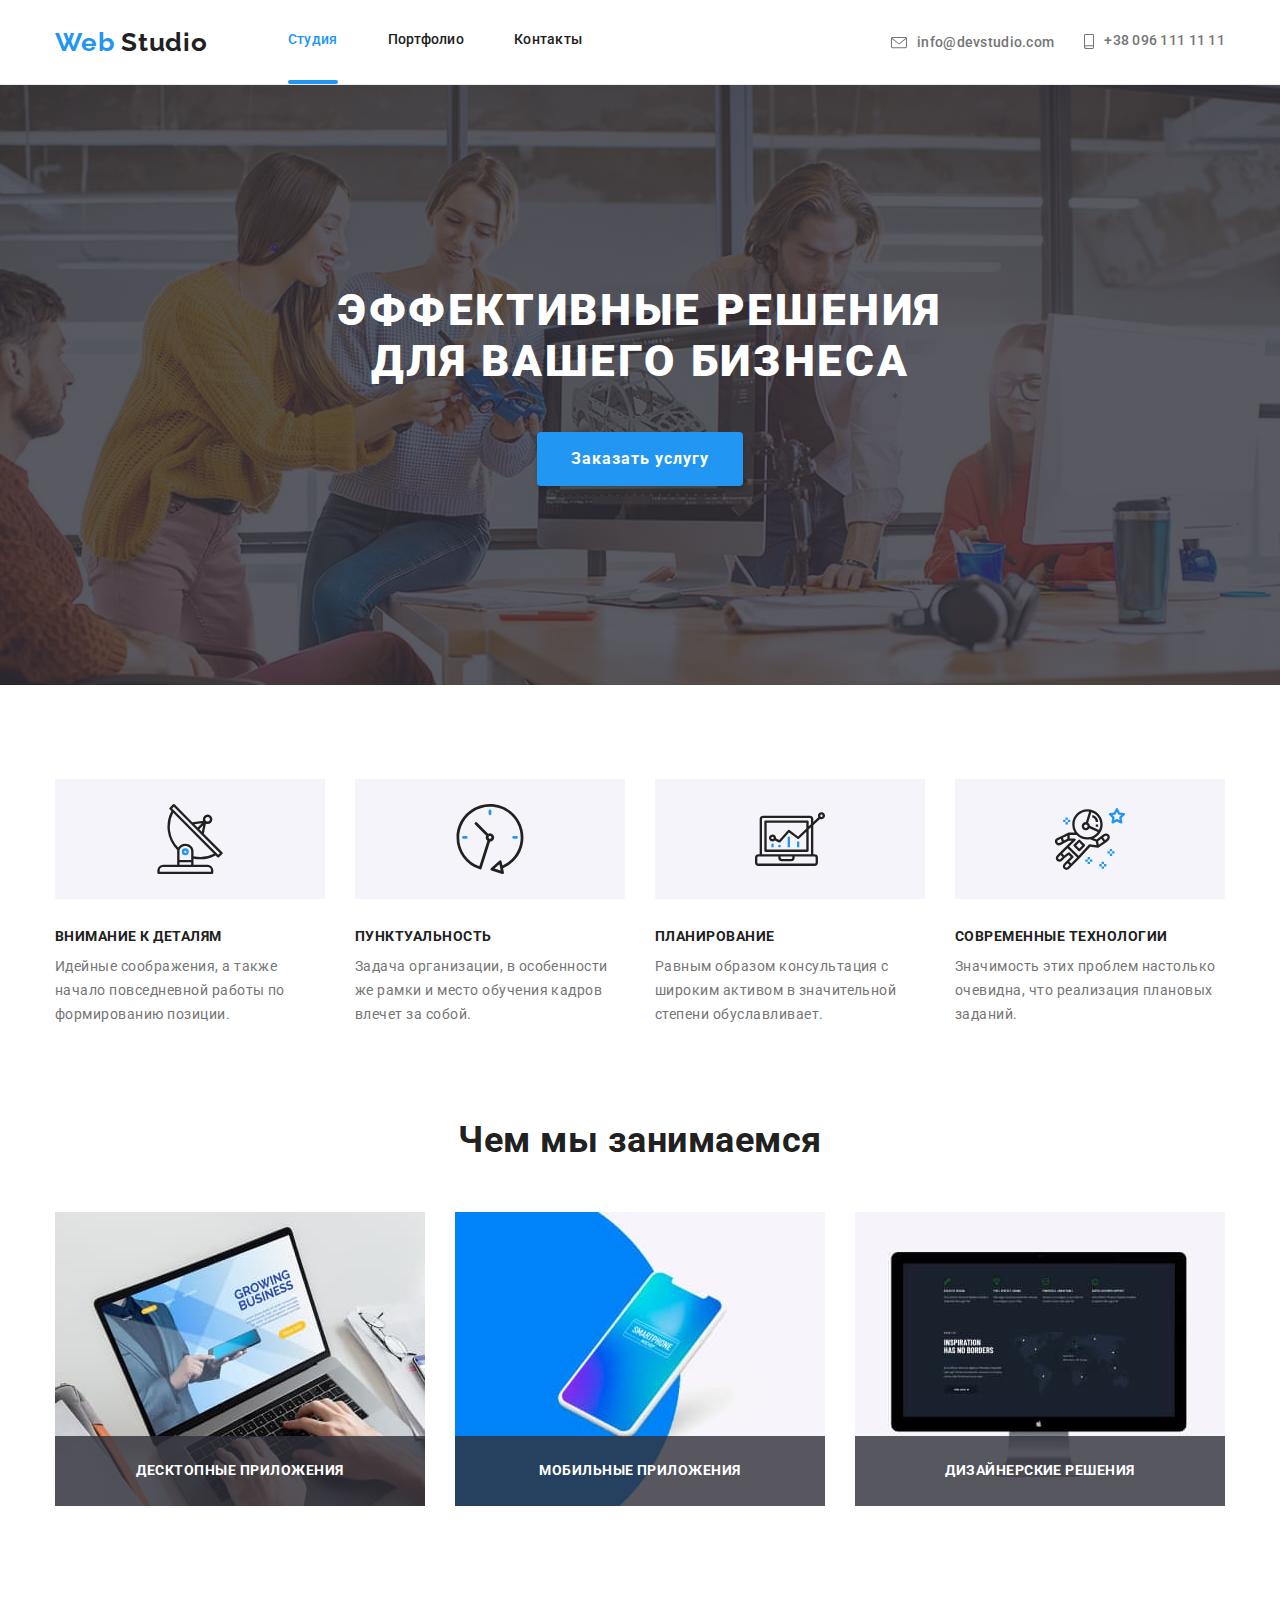
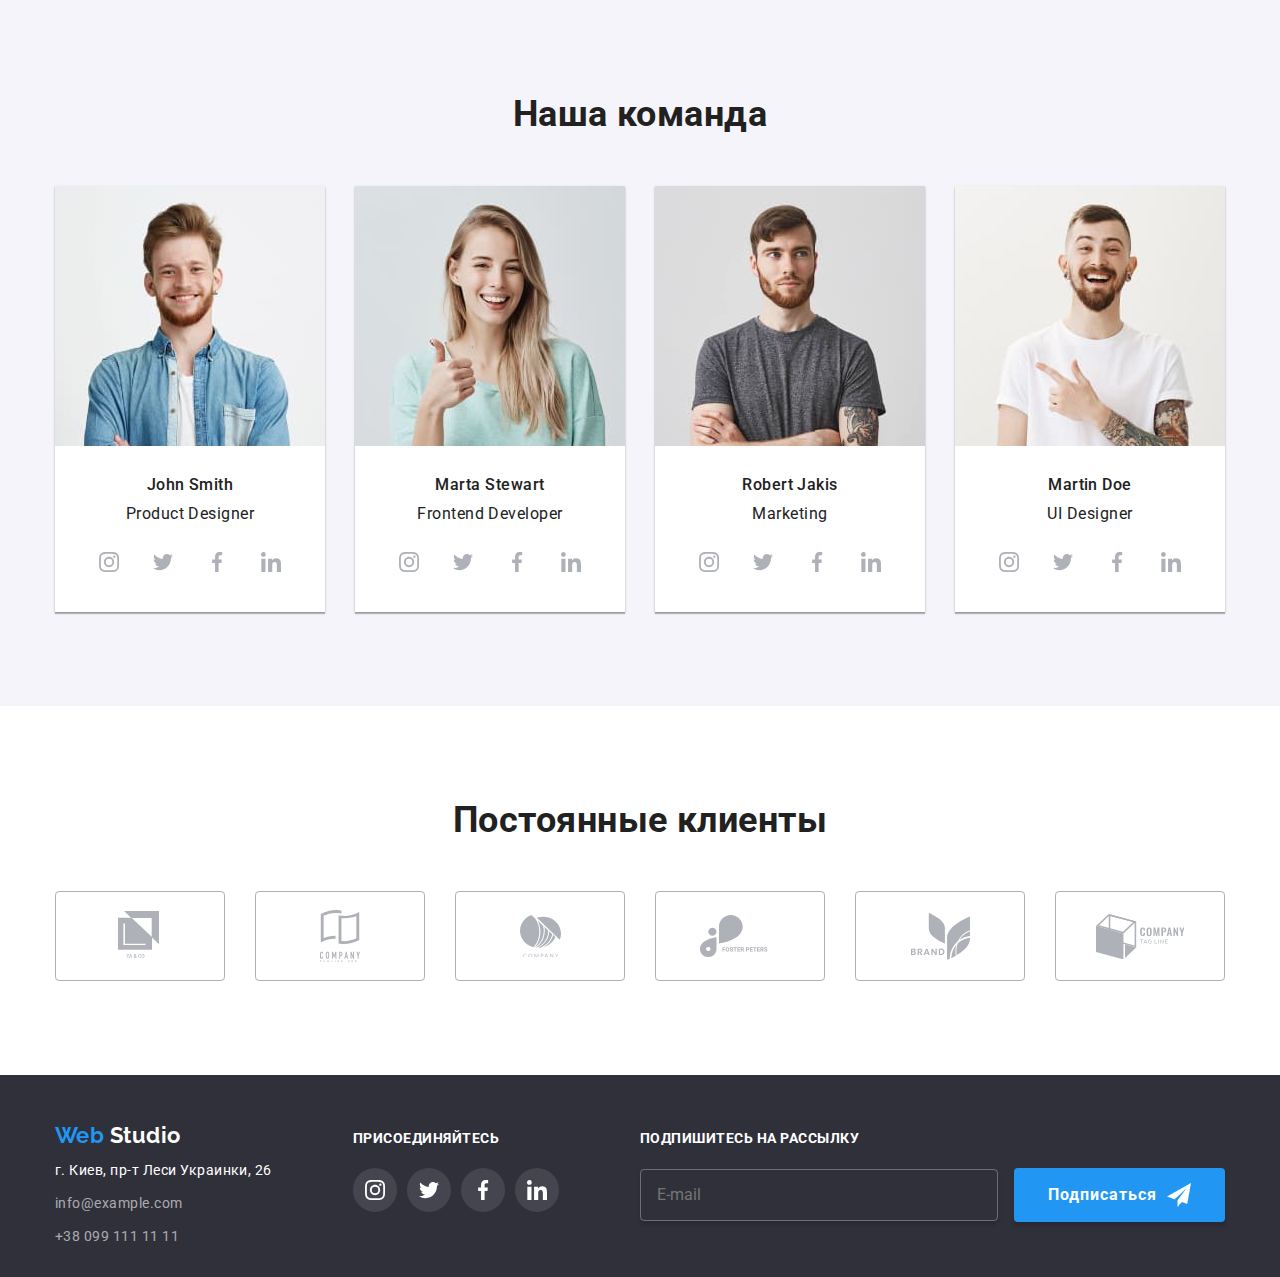
<file: index.html>
<!DOCTYPE html>
<html lang="ru">
  <head>
    <meta charset="UTF-8" />
    <meta name="viewport" content="width=device-width, initial-scale=1.0" />
    <title>Web Studio</title>
    <link
      href="https://fonts.googleapis.com/css2?family=Raleway:wght@700&family=Roboto:wght@400;500;700;900&display=swap"
      rel="stylesheet"
    />
    <link
      rel="stylesheet"
      href="https://cdnjs.cloudflare.com/ajax/libs/modern-normalize/0.6.0/modern-normalize.min.css"
    />
    <link rel="stylesheet" href="./css/main.min.css" />
  </head>
  <body>
    <header class="page-header">
      <div class="container main-nav">
        <nav class="main-nav">
          <a href="./index.html" class="logo"><span>Web</span> Studio</a>
          <ul class="site-nav">
            <li class="item"><a href="" class="link current"> Студия</a></li>
            <li class="item">
              <a href="./portfolio.html" class="link"> Портфолио</a>
            </li>
            <li class="item"><a href="" class="link"> Контакты</a></li>
          </ul>
        </nav>
        <ul class="contact">
          <li class="item">
            <a class="contact-link" href="mailto:info@devstudio.com">
              <svg class="contact-icon" width="16" height="12">
                <use href="./images/sprite.svg#mail"></use>
              </svg>
              info@devstudio.com</a
            >
          </li>
          <li class="item">
            <a class="contact-link" href="tel:+380961111111">
              <svg width="10" height="15" class="contact-icon">
                <use href="./images/sprite.svg#tel"></use></svg
              >+38 096 111 11 11</a
            >
          </li>
        </ul>
      </div>
    </header>
    <main>
      <div class="overlay">
        <section class="hero">
          <h1 class="hero-title">
            эффективные решения <br />
            для вашего бизнеса
          </h1>
          <button data-modal-open class="modal-button">Заказать услугу</button>
        </section>
      </div>
      <section class="section">
        <div class="container">
          <h2 class="section-title visually-hidden">Наши преимущества</h2>
          <ul class="advantage-list">
            <li class="item">
              <div class="advantage-img">
                <svg class="advantage-icon">
                  <use href="./images/sprite.svg#anten"></use>
                </svg>
              </div>
              <h3 class="title">Внимание к деталям</h3>
              <p>
                Идейные соображения, а также начало повседневной работы по
                формированию позиции.
              </p>
            </li>
            <li class="item">
              <div class="advantage-img">
                <svg class="advantage-icon">
                  <use href="./images/sprite.svg#clock"></use>
                </svg>
              </div>
              <h3 class="title">Пунктуальность</h3>
              <p>
                Задача организации, в особенности же рамки и место обучения
                кадров влечет за собой.
              </p>
            </li>
            <li class="item">
              <div class="advantage-img">
                <svg class="advantage-icon">
                  <use href="./images/sprite.svg#diagram"></use>
                </svg>
              </div>
              <h3 class="title">Планирование</h3>
              <p>
                Равным образом консультация с широким активом в значительной
                степени обуславливает.
              </p>
            </li>
            <li class="item">
              <div class="advantage-img">
                <svg class="advantage-icon">
                  <use href="./images/sprite.svg#astronaut"></use>
                </svg>
              </div>
              <h3 class="title">Современные технологии</h3>
              <p>
                Значимость этих проблем настолько очевидна, что реализация
                плановых заданий.
              </p>
            </li>
          </ul>
        </div>
      </section>
      <section class="section nopadding">
        <div class="container">
          <h2 class="section-title">Чем мы занимаемся</h2>
          <ul class="projects-list">
            <li class="item">
              <div class="project-img">
                <img
                  src="./images/desk.jpg"
                  alt="пример десктопных приложений"
                  width="370"
                />
                <a class="projects-link" href="">Десктопные приложения</a>
              </div>
            </li>
            <li class="item">
              <div class="project-img">
                <img
                  src="./images/mob.jpg"
                  alt="пример мобильных приложений"
                  width="370"
                />
                <a class="projects-link" href="">Мобильные приложения</a>
              </div>
            </li>
            <li class="item">
              <div class="project-img">
                <img
                  src="./images/desig.jpg"
                  alt="пример дизайнерских решений"
                  width="370"
                />
                <a class="projects-link" href="">Дизайнерские решения</a>
              </div>
            </li>
          </ul>
        </div>
      </section>
      <section class="section team">
        <div class="container">
          <h2 class="section-title">Наша команда</h2>
          <ul class="team-list">
            <li class="item">
              <img
                src="./images/john-smith.jpg"
                alt="фото Джон Смит"
                width="270"
              />
              <h3 class="title">John Smith</h3>
              <p>Product Designer</p>
              <ul class="team-social">
                <li class="social">
                  <a
                    class="social-link"
                    href=""
                    aria-label="Ссылка на Instagram"
                  >
                    <svg class="social-icon">
                      <use href="./images/sprite.svg#instagram-team"></use>
                    </svg>
                  </a>
                </li>
                <li class="social">
                  <a class="social-link" href="" aria-label="Ссылка на Twitter"
                    ><svg class="social-icon">
                      <use href="./images/sprite.svg#twitter-team"></use></svg
                  ></a>
                </li>
                <li class="social">
                  <a class="social-link" href="" aria-label="Ссылка на Facebook"
                    ><svg class="social-icon">
                      <use href="./images/sprite.svg#facebook-team"></use></svg
                  ></a>
                </li>
                <li class="social">
                  <a class="social-link" href="" aria-label="Ссылка на LinkedIn"
                    ><svg class="social-icon">
                      <use href="./images/sprite.svg#linkedin-team"></use></svg
                  ></a>
                </li>
              </ul>
            </li>
            <li class="item">
              <img
                src="./images/marta-stewart.jpg"
                alt="фото Матра Стюарт"
                width="270"
              />
              <h3 class="title">Marta Stewart</h3>
              <p>Frontend Developer</p>
              <ul class="team-social">
                <li class="social">
                  <a
                    class="social-link"
                    href=""
                    aria-label="Ссылка на Instagram"
                  >
                    <svg class="social-icon">
                      <use href="./images/sprite.svg#instagram-team"></use>
                    </svg>
                  </a>
                </li>
                <li class="social">
                  <a class="social-link" href="" aria-label="Ссылка на Twitter"
                    ><svg class="social-icon">
                      <use href="./images/sprite.svg#twitter-team"></use></svg
                  ></a>
                </li>
                <li class="social">
                  <a class="social-link" href="" aria-label="Ссылка на Facebook"
                    ><svg class="social-icon">
                      <use href="./images/sprite.svg#facebook-team"></use></svg
                  ></a>
                </li>
                <li class="social">
                  <a class="social-link" href="" aria-label="Ссылка на LinkedIn"
                    ><svg class="social-icon">
                      <use href="./images/sprite.svg#linkedin-team"></use></svg
                  ></a>
                </li>
              </ul>
            </li>
            <li class="item">
              <img
                src="./images/robert-jakis.jpg"
                alt="фото Роберт Джакис"
                width="270"
              />
              <h3 class="title">Robert Jakis</h3>
              <p>Marketing</p>
              <ul class="team-social">
                <li class="social">
                  <a
                    class="social-link"
                    href=""
                    aria-label="Ссылка на Instagram"
                  >
                    <svg class="social-icon">
                      <use href="./images/sprite.svg#instagram-team"></use>
                    </svg>
                  </a>
                </li>
                <li class="social">
                  <a class="social-link" href="" aria-label="Ссылка на Twitter"
                    ><svg class="social-icon">
                      <use href="./images/sprite.svg#twitter-team"></use></svg
                  ></a>
                </li>
                <li class="social">
                  <a class="social-link" href="" aria-label="Ссылка на Facebook"
                    ><svg class="social-icon">
                      <use href="./images/sprite.svg#facebook-team"></use></svg
                  ></a>
                </li>
                <li class="social">
                  <a class="social-link" href="" aria-label="Ссылка на LinkedIn"
                    ><svg class="social-icon">
                      <use href="./images/sprite.svg#linkedin-team"></use></svg
                  ></a>
                </li>
              </ul>
            </li>
            <li class="item">
              <img
                src="./images/martin-doe.jpg"
                alt="фото Мартин Доэ"
                width="270"
              />
              <h3 class="title">Martin Doe</h3>
              <p>UI Designer</p>
              <ul class="team-social">
                <li class="social">
                  <a
                    class="social-link"
                    href=""
                    aria-label="Ссылка на Instagram"
                  >
                    <svg class="social-icon">
                      <use href="./images/sprite.svg#instagram-team"></use>
                    </svg>
                  </a>
                </li>
                <li class="social">
                  <a class="social-link" href="" aria-label="Ссылка на Twitter"
                    ><svg class="social-icon">
                      <use href="./images/sprite.svg#twitter-team"></use></svg
                  ></a>
                </li>
                <li class="social">
                  <a class="social-link" href="" aria-label="Ссылка на Facebook"
                    ><svg class="social-icon">
                      <use href="./images/sprite.svg#facebook-team"></use></svg
                  ></a>
                </li>
                <li class="social">
                  <a class="social-link" href="" aria-label="Ссылка на LinkedIn"
                    ><svg class="social-icon">
                      <use href="./images/sprite.svg#linkedin-team"></use></svg
                  ></a>
                </li>
              </ul>
            </li>
          </ul>
        </div>
      </section>
      <section class="section">
        <div class="container">
          <h2 class="section-title">Постоянные клиенты</h2>
          <ul class="client-list">
            <li class="item">
              <a class="client-link" href="">
                <svg class="client" width="45" height="50">
                  <use href="./images/sprite.svg#client1"></use>
                </svg>
              </a>
            </li>
            <li class="item border">
              <a class="client-link" href=""
                ><svg class="client" width="40" height="52">
                  <use href="./images/sprite.svg#client2"></use>
                </svg>
              </a>
            </li>
            <li class="item border">
              <a class="client-link" href=""
                ><svg class="client" width="41" height="42">
                  <use href="./images/sprite.svg#client3"></use></svg
              ></a>
            </li>
            <li class="item border">
              <a class="client-link" href=""
                ><svg class="client" width="80" height="42">
                  <use href="./images/sprite.svg#client4"></use></svg
              ></a>
            </li>
            <li class="item border">
              <a class="client-link" href=""
                ><svg class="client" width="59" height="47">
                  <use href="./images/sprite.svg#client5"></use></svg
              ></a>
            </li>
            <li class="item border">
              <a class="client-link" href=""
                ><svg class="client" width="88" height="45">
                  <use href="./images/sprite.svg#client6"></use></svg
              ></a>
            </li>
          </ul>
        </div>
      </section>
    </main>

    <div class="backdrop is-hidden" data-modal>
      <div class="modal">
        <button class="close-button" data-modal-close>
          <svg class="close-icon" width="18" height="18">
            <use href="./images/sprite.svg#close-black"></use>
          </svg>
        </button>
        <b class="feedback-text">Оставьте свои данные, мы вам перезвоним</b>
        <form class="feedback" action="">
          <div class="form-feild">
            <input
              class="feedback-input"
              type="text"
              name="name"
              id="name"
              placeholder=" "
            />
            <label class="feedback-label" for="name">Имя</label>
            <svg class="input-icon" width="18" height="18">
              <use href="./images/sprite.svg#person-black"></use>
            </svg>
          </div>

          <div class="form-feild">
            <input
              class="feedback-input"
              type="tel"
              name="tel"
              id="tel"
              placeholder=" "
              autocomplete="none"
            />
            <label class="feedback-label" for="tel">Телефон</label>
            <svg class="input-icon" width="18" height="18">
              <use href="./images/sprite.svg#phone-black"></use>
            </svg>
          </div>

          <div class="form-feild">
            <input
              class="feedback-input"
              type="email"
              name="email"
              id="mail"
              placeholder=" "
            />
            <label class="feedback-label" for="mail">E-mail</label>
            <svg class="input-icon" width="18" height="18">
              <use href="./images/sprite.svg#email-black"></use>
            </svg>
          </div>
          <div class="comment-feild">
            <textarea
              class="comment-input"
              name="comment"
              id="comment"
              cols="30"
              rows="6"
              placeholder=" "
            ></textarea>
            <label class="comment-label" for="comment">Комментарий</label>
          </div>
            <label class="policy-label" ">
              <input type="checkbox" name="policy" class="checkbox"/>
              <span class="checkbox-icon"></span>
              <p class="policy-text">Соглашаюсь с рассылкой и
              принимаю <a href="" class="checkbox-link" >Условия договора</a> </p></label
            >
          <button type="submit" class="modal-button">
            Отправить
          </button>
        </form>
      </div>
    </div>

    <footer class="page-footer">
      <div class="container">
        <div class="footer">
          <address>
            <a href="./index.html" class="footer-logo"
              ><span>Web</span> Studio</a
            >
            <p class="address">
              г. Киев, пр-т Леси Украинки, 26
            </p>
            <p class="mail">info@example.com</p>
            <p class="tel">+38 099 111 11 11</p>
          </address>

          <div>
            <b>присоединяйтесь</b>
            <ul class="footer-social">
              <li class="item">
                <a
                  class="footersocial-link"
                  href=""
                  aria-label="Ссылка на Instagram"
                  ><svg class="footersocial-icon">
                    <use href="./images/sprite.svg#instagram"></use></svg
                ></a>
              </li>
              <li class="item">
                <a
                  class="footersocial-link"
                  href=""
                  aria-label="Ссылка на Twitter"
                  ><svg class="footersocial-icon">
                    <use href="./images/sprite.svg#twitter"></use></svg
                ></a>
              </li>
              <li class="item">
                <a
                  class="footersocial-link"
                  href=""
                  aria-label="Ссылка на Facebook"
                  ><svg class="footersocial-icon">
                    <use href="./images/sprite.svg#facebook"></use></svg
                ></a>
              </li>
              <li class="item">
                <a
                  class="footersocial-link"
                  href=""
                  aria-label="Ссылка на LinkedIn"
                  ><svg class="footersocial-icon">
                    <use href="./images/sprite.svg#linkedin"></use></svg
                ></a>
              </li>
            </ul>
          </div>
          <form>
            <div class="subscribe-form">
              <label for="mail"><b>подпишитесь на рассылку</b></label>
              <input
                type="email"
                name="email"
                placeholder="E-mail"
                id="mail"
                class="subscribe-input"
              />
              <button type="submit" class="subscribe-button">Подписаться</button>
            </div>
          </form>
    </footer>
    <script src="./js/modal.js"></script>
  </body>
</html>
</file>
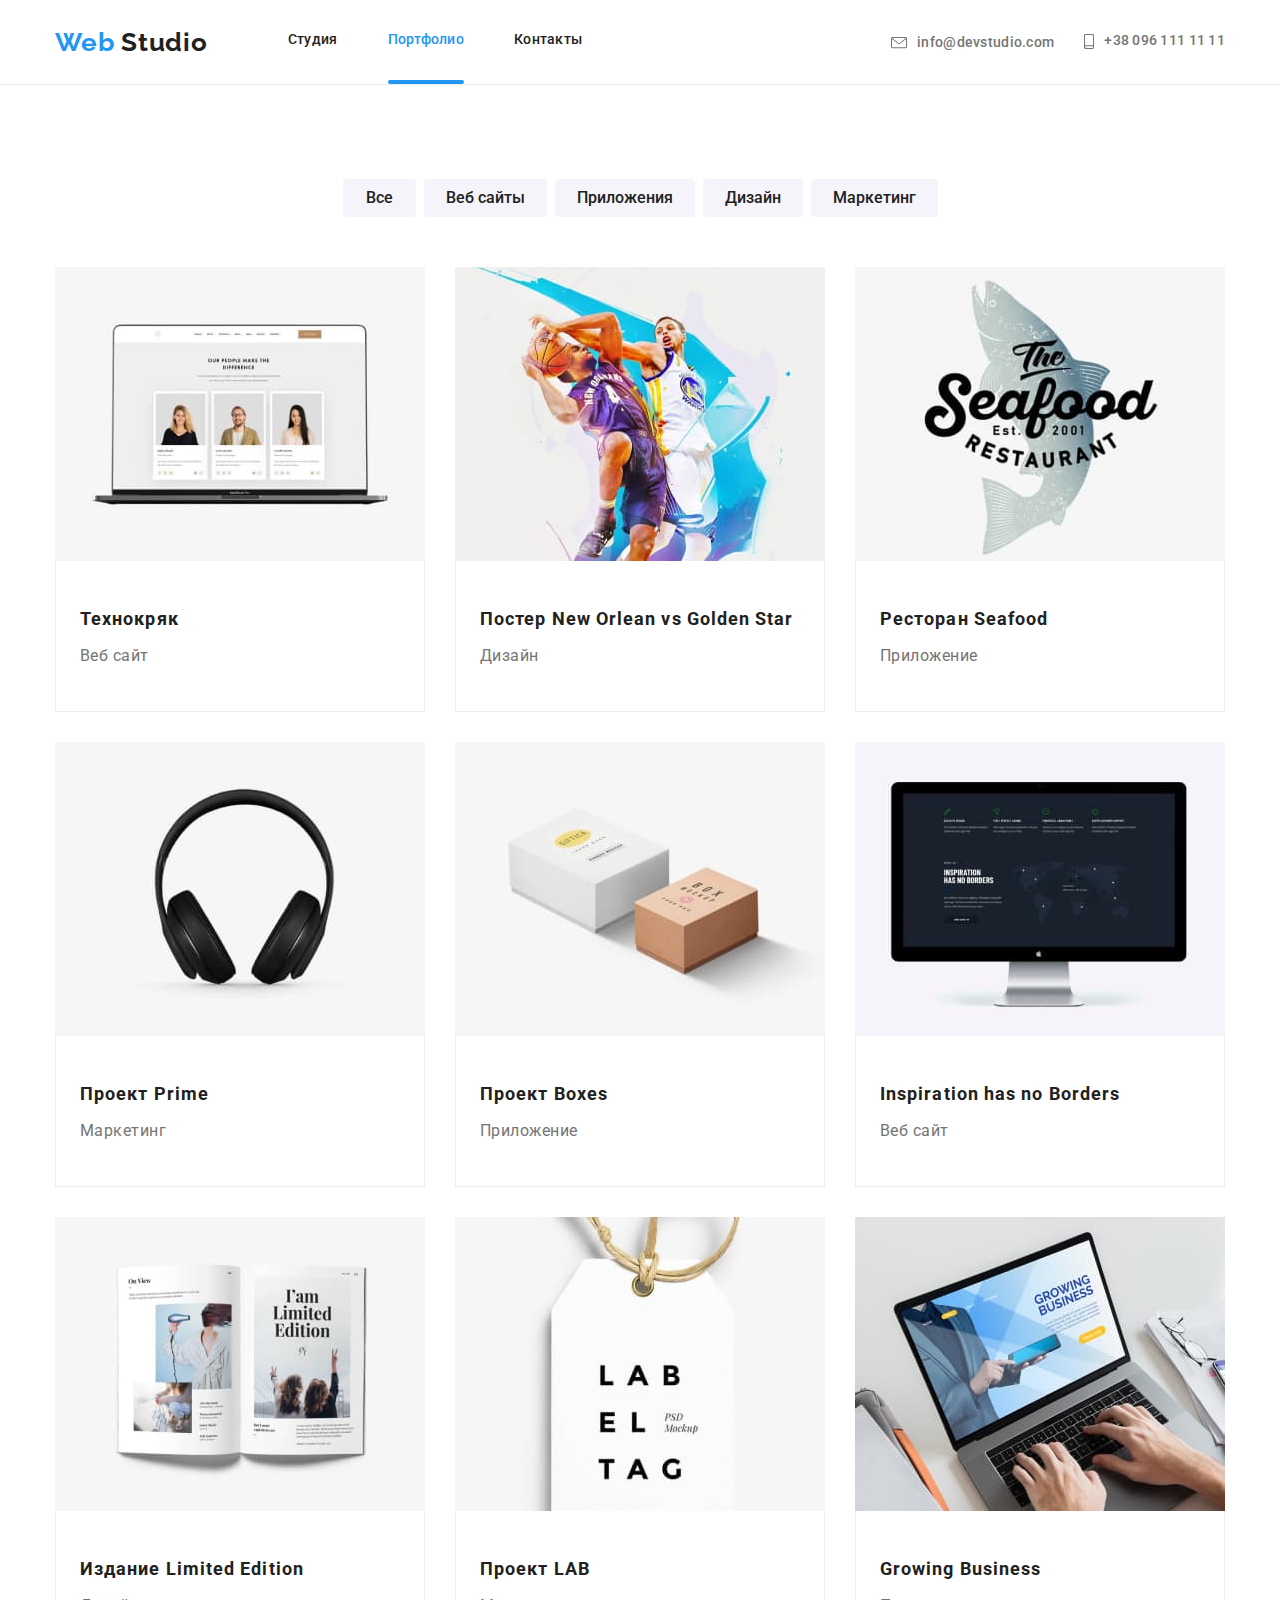
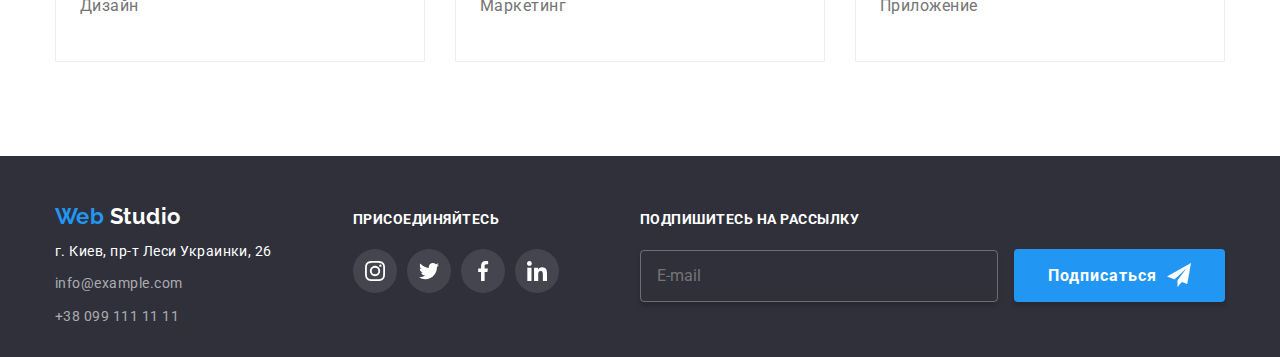
<file: portfolio.html>
<!DOCTYPE html>
<html lang="ru">
  <head>
    <meta charset="UTF-8" />
    <meta name="viewport" content="width=device-width, initial-scale=1.0" />
    <title>Web Studio</title>
    <link
      href="https://fonts.googleapis.com/css2?family=Raleway:wght@700&family=Roboto:wght@400;500;700;900&display=swap"
      rel="stylesheet"
    />
    <link
      rel="stylesheet"
      href="https://cdnjs.cloudflare.com/ajax/libs/modern-normalize/0.6.0/modern-normalize.min.css"
    />
    <link rel="stylesheet" href="./css/main.min.css" />
  </head>

  <body>
    <header class="page-header">
      <div class="container main-nav">
        <nav class="main-nav">
          <a href="./index.html" class="logo"><span>Web</span> Studio</a>
          <ul class="site-nav">
            <li class="item">
              <a href="./index.html" class="link"> Студия</a>
            </li>
            <li class="item">
              <a href="./portfolio.html" class="link current"> Портфолио</a>
            </li>
            <li class="item"><a href="" class="link"> Контакты</a></li>
          </ul>
        </nav>
        <ul class="contact">
          <li class="item">
            <a class="contact-link" href="mailto:info@devstudio.com">
              <svg class="contact-icon" width="16" height="12">
                <use href="./images/sprite.svg#mail"></use>
              </svg>
              info@devstudio.com</a
            >
          </li>
          <li class="item">
            <a class="contact-link" href="tel:+380961111111">
              <svg width="10" height="15" class="contact-icon">
                <use href="./images/sprite.svg#tel"></use></svg
              >+38 096 111 11 11</a
            >
          </li>
        </ul>
      </div>
    </header>
    <main>
      <section class="works container">
        <h1 class="work-title visually-hidden">Наши работы</h1>
        <ul class="filter">
          <li class="item">
            <button type="button" class="filter-button">Все</button>
          </li>
          <li class="item">
            <button type="button" class="filter-button">Веб сайты</button>
          </li>
          <li class="item">
            <button type="button" class="filter-button">Приложения</button>
          </li>
          <li class="item">
            <button type="button" class="filter-button">Дизайн</button>
          </li>
          <li class="item">
            <button type="button" class="filter-button">Маркетинг</button>
          </li>
        </ul>
        <ul class="works-list">
          <li class="item">
            <a href="">
              <div class="card-img">
                <img
                  src="./images/techkr.jpg"
                  alt="пример сайта разработаного для Технокряк"
                  width="370"
                />
                <div class="card-overlay">
                  <p class="discription">
                    Технокряк это современная площадка распространения
                    коронавируса. Компании используют эту платформу для
                    цифрового шпионажа и атак на защищённые сервера конкурентов.
                  </p>
                </div>
              </div>

              <div class="card-content">
                <h2 class="title">Технокряк</h2>
                <p>Веб сайт</p>
              </div>
            </a>
          </li>
          <li class="item">
            <a href="">
              <div class="card-img">
                <img
                  src="./images/neworlean.jpg"
                  alt="пример дизайна постара"
                  width="370"
                />
                <div class="card-overlay">
                  <p class="discription">
                    Технокряк это современная площадка распространения
                    коронавируса. Компании используют эту платформу для
                    цифрового шпионажа и атак на защищённые сервера конкурентов.
                  </p>
                </div>
              </div>
              <div class="card-content">
                <h2 class="title">Постер New Orlean vs Golden Star</h2>
                <p>Дизайн</p>
              </div>
            </a>
          </li>
          <li class="item">
            <a href="">
              <div class="card-img">
                <img
                  src="./images/seafood.jpg"
                  alt="пример приложения для ресторана seafood"
                  width="370"
                />
                <div class="card-overlay">
                  <p class="discription">
                    Технокряк это современная площадка распространения
                    коронавируса. Компании используют эту платформу для
                    цифрового шпионажа и атак на защищённые сервера конкурентов.
                  </p>
                </div>
              </div>
              <div class="card-content">
                <h2 class="title">Ресторан Seafood</h2>
                <p>Приложение</p>
              </div>
            </a>
          </li>
          <li class="item">
            <a href="">
              <div class="card-img">
                <img
                  src="./images/prime.jpg"
                  alt="пример маркетинговых решений"
                  width="370"
                />
                <div class="card-overlay">
                  <p class="discription">
                    Технокряк это современная площадка распространения
                    коронавируса. Компании используют эту платформу для
                    цифрового шпионажа и атак на защищённые сервера конкурентов.
                  </p>
                </div>
              </div>
              <div class="card-content">
                <h2 class="title">Проект Prime</h2>
                <p>Маркетинг</p>
              </div>
            </a>
          </li>
          <li class="item">
            <a href="">
              <div class="card-img">
                <img
                  src="./images/boxes.jpg"
                  alt="пример приложения для проекта boxes"
                  width="370"
                />
                <div class="card-overlay">
                  <p class="discription">
                    Технокряк это современная площадка распространения
                    коронавируса. Компании используют эту платформу для
                    цифрового шпионажа и атак на защищённые сервера конкурентов.
                  </p>
                </div>
              </div>
              <div class="card-content">
                <h2 class="title">Проект Boxes</h2>
                <p>Приложение</p>
              </div>
            </a>
          </li>
          <li class="item">
            <a href="">
              <div class="card-img">
                <img src="./images/desig.jpg" alt="пример сайта" width="370" />
                <div class="card-overlay">
                  <p class="discription">
                    Технокряк это современная площадка распространения
                    коронавируса. Компании используют эту платформу для
                    цифрового шпионажа и атак на защищённые сервера конкурентов.
                  </p>
                </div>
              </div>
              <div class="card-content">
                <h2 class="title">Inspiration has no Borders</h2>
                <p>Веб сайт</p>
              </div>
            </a>
          </li>
          <li class="item">
            <a href="">
              <div class="card-img">
                <img
                  src="./images/limited-edition.jpg"
                  alt="пример дизайна"
                  width="370"
                />
                <div class="card-overlay">
                  <p class="discription">
                    Технокряк это современная площадка распространения
                    коронавируса. Компании используют эту платформу для
                    цифрового шпионажа и атак на защищённые сервера конкурентов.
                  </p>
                </div>
              </div>
              <div class="card-content">
                <h2 class="title">Издание Limited Edition</h2>
                <p>Дизайн</p>
              </div>
            </a>
          </li>
          <li class="item">
            <a href="">
              <div class="card-img">
                <img
                  src="./images/lab.jpg"
                  alt="пример маркетинговых решений"
                  width="370"
                />
                <div class="card-overlay">
                  <p class="discription">
                    Технокряк это современная площадка распространения
                    коронавируса. Компании используют эту платформу для
                    цифрового шпионажа и атак на защищённые сервера конкурентов.
                  </p>
                </div>
              </div>
              <div class="card-content">
                <h2 class="title">Проект LAB</h2>
                <p>Маркетинг</p>
              </div>
            </a>
          </li>
          <li class="item">
            <a href="">
              <div class="card-img">
                <img
                  src="./images/desk.jpg"
                  alt="пример приложения"
                  width="370"
                />
                <div class="card-overlay">
                  <p class="discription">
                    Технокряк это современная площадка распространения
                    коронавируса. Компании используют эту платформу для
                    цифрового шпионажа и атак на защищённые сервера конкурентов.
                  </p>
                </div>
              </div>
              <div class="card-content">
                <h2 class="title">Growing Business</h2>
                <p>Приложение</p>
              </div>
            </a>
          </li>
        </ul>
      </section>
    </main>
<footer class="page-footer">
  <div class="container">
    <div class="footer">
      <address>
        <a href="./index.html" class="footer-logo"><span>Web</span> Studio</a>
        <p class="address">
          г. Киев, пр-т Леси Украинки, 26
        </p>
        <p class="mail">info@example.com</p>
        <p class="tel">+38 099 111 11 11</p>
      </address>

      <div>
        <b>присоединяйтесь</b>
        <ul class="footer-social">
          <li class="item">
            <a class="footersocial-link" href="" aria-label="Ссылка на Instagram"><svg class="footersocial-icon">
                <use href="./images/sprite.svg#instagram"></use>
              </svg></a>
          </li>
          <li class="item">
            <a class="footersocial-link" href="" aria-label="Ссылка на Twitter"><svg class="footersocial-icon">
                <use href="./images/sprite.svg#twitter"></use>
              </svg></a>
          </li>
          <li class="item">
            <a class="footersocial-link" href="" aria-label="Ссылка на Facebook"><svg class="footersocial-icon">
                <use href="./images/sprite.svg#facebook"></use>
              </svg></a>
          </li>
          <li class="item">
            <a class="footersocial-link" href="" aria-label="Ссылка на LinkedIn"><svg class="footersocial-icon">
                <use href="./images/sprite.svg#linkedin"></use>
              </svg></a>
          </li>
        </ul>
      </div>
      <form>
        <div class="subscribe-form">
          <label for="mail"><b>подпишитесь на рассылку</b></label>
          <input type="email" name="email" placeholder="E-mail" id="mail" class="subscribe-input" />
          <button type="submit" class="subscribe-button">Подписаться</button>
        </div>
      </form>
</footer>
  </body>
</html>
</file>
<file: css/main.min.css>
html{-webkit-box-sizing:border-box;box-sizing:border-box}*,*::before,*::after{-webkit-box-sizing:inherit;box-sizing:inherit}body{margin:0;background-color:#fff;color:#212121;font-family:Roboto,sans-serif;letter-spacing:0.03em}ul{padding:0;margin:0;list-style:none}.visually-hidden{position:absolute !important;clip:rect(1px 1px 1px 1px);clip:rect(1px, 1px, 1px, 1px);padding:0 !important;border:0 !important;height:1px !important;width:1px !important;overflow:hidden}.container{width:1200px;padding-left:15px;padding-right:15px;margin-left:auto;margin-right:auto}.page-header{border-bottom:1px solid #ececec}.main-nav{display:-webkit-box;display:-ms-flexbox;display:flex;-webkit-box-align:center;-ms-flex-align:center;align-items:center}.main-nav .logo{color:#212121;font-family:Raleway, sans-serif;font-weight:700;font-size:26px;line-height:1.19;letter-spacing:0.03em;text-decoration:none}.main-nav .logo span{color:#2196f3}.site-nav{display:-webkit-box;display:-ms-flexbox;display:flex;margin-left:80px}.site-nav .item:not(:last-child){margin-right:50px}.site-nav .link{display:block;padding-top:32px;padding-bottom:32px;-webkit-transition:color 250ms cubic-bezier(0.4, 0, 0.2, 1);transition:color 250ms cubic-bezier(0.4, 0, 0.2, 1);color:#212121;font-weight:500;font-size:14px;line-height:1.14;letter-spacing:0.02em;text-decoration:none}.site-nav .link:hover,.site-nav .link:focus{color:#2196f3}.current.link{color:#2196f3}.current::after{display:block;-webkit-transform:translateY(32px);transform:translateY(32px);content:"";background-color:#2196f3;width:100%;height:4px;border-radius:2px}.contact{display:-webkit-box;display:-ms-flexbox;display:flex;margin-left:auto;-webkit-box-align:baseline;-ms-flex-align:baseline;align-items:baseline}.contact .item:not(:last-child){margin-right:30px}.contact-link{display:-webkit-box;display:-ms-flexbox;display:flex;-webkit-box-align:center;-ms-flex-align:center;align-items:center;-webkit-transition:color 250ms cubic-bezier(0.4, 0, 0.2, 1);transition:color 250ms cubic-bezier(0.4, 0, 0.2, 1);color:#757575;font-weight:500;font-size:14px;line-height:1.14;letter-spacing:0.02em;text-decoration:none}.contact-link:hover,.contact-link:focus{color:#2196f3}.contact-icon{fill:currentColor;margin-right:10px}.contact-icon:hover,.contact-icon:focus{fill:currentColor}.section{padding-top:94px;padding-bottom:94px}.section-title{margin-top:0;margin-bottom:50px;color:#212121;font-weight:700;font-size:36px;line-height:1.16;text-align:center}.section p{margin-top:0;margin-bottom:0;color:#757575;font-size:14px;line-height:1.7}.section.nopadding{padding-top:0;padding-bottom:94px}.overlay{max-width:1600px;height:600px;margin-right:auto;margin-left:auto;background-color:#212121;background-image:-webkit-gradient(linear, left top, right top, from(rgba(47,48,58,0.8)), to(rgba(47,48,58,0.8))),url(../images/header-img.jpg);background-image:linear-gradient(to right, rgba(47,48,58,0.8), rgba(47,48,58,0.8)),url(../images/header-img.jpg);background-repeat:no-repeat;background-position:center;background-size:cover}.hero{text-align:center}.hero-title{margin-top:0;margin-bottom:46px;padding-top:200px;color:#fff;font-weight:900;font-size:44px;line-height:1, 36;letter-spacing:0.06em;text-transform:uppercase}.advantage-list{display:-webkit-box;display:-ms-flexbox;display:flex}.advantage-list .item:not(:last-child){margin-right:30px}.advantage-list .title{margin-top:30px;margin-bottom:10px;color:#212121;font-weight:700;font-size:14px;line-height:1.14;text-transform:uppercase}.advantage-img{display:-webkit-box;display:-ms-flexbox;display:flex;-webkit-box-pack:center;-ms-flex-pack:center;justify-content:center;-webkit-box-align:center;-ms-flex-align:center;align-items:center;width:270px;height:120px;background-color:#f5f4fa}.advantage-icon{width:70px;height:70px}.projects-list{display:-webkit-box;display:-ms-flexbox;display:flex}.projects-list .item:not(:last-child){margin-right:30px}.projects-list img{display:block}.project-img{position:relative}.projects-link{display:block;position:absolute;left:0;bottom:0;width:100%;height:70px;padding-top:27px;padding-bottom:27px;background-color:rgba(47,48,58,0.8);color:#fff;font-weight:700;font-size:14px;line-height:1.14;text-align:center;text-decoration:none;text-transform:uppercase}.team{background-color:#f5f4fa}.team .item{background-color:#fff;-webkit-box-shadow:0px 2px 1px rgba(0,0,0,0.2),0px 1px 1px rgba(0,0,0,0.14),0px 1px 3px rgba(0,0,0,0.12);box-shadow:0px 2px 1px rgba(0,0,0,0.2),0px 1px 1px rgba(0,0,0,0.14),0px 1px 3px rgba(0,0,0,0.12)}.team img{display:block}.team-list{display:-webkit-box;display:-ms-flexbox;display:flex}.team-list .item:not(:last-child){margin-right:30px}.team-list .title{margin-top:30px;margin-bottom:10px;color:#212121;font-weight:500;font-size:16px;line-height:1.18;text-align:center}.team-list p{margin-top:0;margin-bottom:16px;color:var(--second-text-color);font-weight:400;font-size:16px;line-height:1.18;text-align:center}.team-social{display:-webkit-box;display:-ms-flexbox;display:flex;padding-bottom:28px;-webkit-box-pack:center;-ms-flex-pack:center;justify-content:center}.social:not(:last-child){margin-right:10px}.social-link{display:-webkit-box;display:-ms-flexbox;display:flex;-webkit-box-pack:center;-ms-flex-pack:center;justify-content:center;-webkit-box-align:center;-ms-flex-align:center;align-items:center;-webkit-transition:color 250ms cubic-bezier(0.4, 0, 0.2, 1),background-color 250ms cubic-bezier(0.4, 0, 0.2, 1);transition:color 250ms cubic-bezier(0.4, 0, 0.2, 1),background-color 250ms cubic-bezier(0.4, 0, 0.2, 1);color:#afb1b8;background-color:#fff;width:44px;height:44px;border-radius:50%}.social-link:hover,.social-link:focus{background-color:#2196f3;color:#fff}.social-icon{width:20px;height:20px;fill:currentColor}.client-list{display:-webkit-box;display:-ms-flexbox;display:flex}.client-list .item:not(:last-child){margin-right:30px}.client-link{display:-webkit-box;display:-ms-flexbox;display:flex;-webkit-box-pack:center;-ms-flex-pack:center;justify-content:center;-webkit-box-align:center;-ms-flex-align:center;align-items:center;-webkit-transition:color 250ms cubic-bezier(0.4, 0, 0.2, 1),border 250ms cubic-bezier(0.4, 0, 0.2, 1);transition:color 250ms cubic-bezier(0.4, 0, 0.2, 1),border 250ms cubic-bezier(0.4, 0, 0.2, 1);width:170px;height:90px;border:1px solid #afb1b8;border-radius:4px;color:#afb1b8}.client-link:hover,.client-link:focus{border:1px solid #2196f3;color:#2196f3}.client{fill:currentColor}.client:hover,.client:focus{fill:currentColor}.filter{display:-webkit-box;display:-ms-flexbox;display:flex;-webkit-box-pack:center;-ms-flex-pack:center;justify-content:center;margin-bottom:50px}.filter .item:not(:last-child){margin-right:8px}.filter-button{border-style:none;border-radius:4px;min-width:73px;padding-top:6px;padding-bottom:6px;padding-right:22px;padding-left:22px;cursor:pointer;-webkit-transition:background-color 250ms cubic-bezier(0.4, 0, 0.2, 1);transition:background-color 250ms cubic-bezier(0.4, 0, 0.2, 1);background-color:#f5f4fa;color:#212121;font-family:Roboto,sans-serif;font-style:normal;font-weight:500;font-size:16px;line-height:1.62}.filter-button:hover,.filter-button:focus{background-color:#2196f3;color:#fff}.works{padding-top:94px;padding-bottom:94px}.work-title{text-align:center}.card-img{position:relative;overflow:hidden}.card-overlay{position:absolute;top:0;left:0;-webkit-transform:translateY(100%);transform:translateY(100%);-webkit-transition:-webkit-transform 250ms cubic-bezier(0.4, 0, 0.2, 1);transition:-webkit-transform 250ms cubic-bezier(0.4, 0, 0.2, 1);transition:transform 250ms cubic-bezier(0.4, 0, 0.2, 1);transition:transform 250ms cubic-bezier(0.4, 0, 0.2, 1), -webkit-transform 250ms cubic-bezier(0.4, 0, 0.2, 1);background-color:rgba(33,150,243,0.9);width:100%;height:100%}.works-list{display:-webkit-box;display:-ms-flexbox;display:flex;-ms-flex-wrap:wrap;flex-wrap:wrap}.works-list .item{-webkit-transition:-webkit-box-shadow 250ms cubic-bezier(0.4, 0, 0.2, 1);transition:-webkit-box-shadow 250ms cubic-bezier(0.4, 0, 0.2, 1);transition:box-shadow 250ms cubic-bezier(0.4, 0, 0.2, 1);transition:box-shadow 250ms cubic-bezier(0.4, 0, 0.2, 1), -webkit-box-shadow 250ms cubic-bezier(0.4, 0, 0.2, 1);width:370px;margin-right:30px;margin-bottom:30px}.works-list .item:hover,.works-list .item:focus{-webkit-box-shadow:1px 4px 6px rgba(0,0,0,0.16),0px 4px 4px rgba(0,0,0,0.06),0px 1px 1px rgba(0,0,0,0.12);box-shadow:1px 4px 6px rgba(0,0,0,0.16),0px 4px 4px rgba(0,0,0,0.06),0px 1px 1px rgba(0,0,0,0.12)}.works-list .item:nth-child(3n){margin-right:0}.works-list .item:nth-last-child(-n+3){margin-bottom:0}.works-list .title{margin-top:20px;margin-bottom:4px;color:#212121;font-weight:700;font-size:18px;line-height:2;letter-spacing:0.06em}.works-list p{margin-top:0;margin-bottom:20px;color:#757575;font-size:16px;line-height:1.87}.works-list a{text-decoration:none}.works-list img{display:block}.works-list .item:hover .card-overlay{-webkit-transform:translateY(0);transform:translateY(0)}.card-overlay .discription{padding:63px 24px;color:#fff;font-size:18px;line-height:1.56;letter-spacing:0.03em}.card-content{padding-right:20px;padding-left:24px;padding-top:20px;padding-bottom:20px;border-right-width:1px;border-right-style:solid;border-right-color:#eeeeee;border-bottom-width:1px;border-bottom-style:solid;border-bottom-color:#eeeeee;border-left-width:1px;border-left-style:solid;border-left-color:#eeeeee}.footer{display:-webkit-box;display:-ms-flexbox;display:flex;-webkit-box-align:baseline;-ms-flex-align:baseline;align-items:baseline;-webkit-box-pack:justify;-ms-flex-pack:justify;justify-content:space-between}.page-footer{background-color:#2f303a;padding-top:48px}.footer-logo{display:inline-block;margin-bottom:10px;color:#fff;font-family:Raleway, sans-serif;font-style:normal;font-weight:700;font-size:22px;line-height:1.18;text-decoration:none}.footer-logo>span{color:#2196f3}address{font-style:normal;font-size:14px;line-height:1.71}.address{margin-top:0;margin-bottom:9px;color:#fff}.mail{color:rgba(255,255,255,0.6);margin-top:0;margin-bottom:9px}.tel{color:rgba(255,255,255,0.6);margin-top:0;margin-bottom:28px}.footer-social{display:-webkit-box;display:-ms-flexbox;display:flex}.footer-social .item:not(:last-child){margin-right:10px}.footersocial-link{display:-webkit-box;display:-ms-flexbox;display:flex;-webkit-box-pack:center;-ms-flex-pack:center;justify-content:center;-webkit-box-align:center;-ms-flex-align:center;align-items:center;-webkit-transition:background-color 250ms cubic-bezier(0.4, 0, 0.2, 1);transition:background-color 250ms cubic-bezier(0.4, 0, 0.2, 1);background-color:rgba(255,255,255,0.1);width:44px;height:44px;border-radius:50%}.footersocial-link:hover{background-color:#2196f3}.footersocial-icon{width:20px;height:20px}.page-footer b{display:block;margin-top:0;margin-bottom:21px;color:#fff;font-weight:700;font-size:14px;line-height:1.14;text-transform:uppercase}.subscribe-input{width:358px;outline:none;padding:15px 16px;border:1px solid rgba(255,255,255,0.3);border-radius:4px;-webkit-box-shadow:0px 4px 4px rgba(0,0,0,0.15);box-shadow:0px 4px 4px rgba(0,0,0,0.15);background-color:unset;font-weight:400;font-size:16px;line-height:1.25;color:rgba(255,255,255,0.6)}.subscribe-input:focus{border:1px solid #2196f3}.modal-button,.subscribe-button{min-width:200px;cursor:pointer;color:#fff;background-color:#2196f3;-webkit-transition:background-color 250ms cubic-bezier(0.4, 0, 0.2, 1);transition:background-color 250ms cubic-bezier(0.4, 0, 0.2, 1);border-color:transparent;border-radius:4px;padding:10px 32px;-webkit-box-shadow:0px 4px 4px rgba(0,0,0,0.15);box-shadow:0px 4px 4px rgba(0,0,0,0.15);font-weight:700;font-size:16px;line-height:1.87;letter-spacing:0.06em;text-align:center;text-decoration:none}.close-button{display:-webkit-box;display:-ms-flexbox;display:flex;-webkit-box-pack:center;-ms-flex-pack:center;justify-content:center;-webkit-box-align:center;-ms-flex-align:center;align-items:center;position:absolute;top:0;right:0;-webkit-transform:translateX(-8px) translateY(8px);transform:translateX(-8px) translateY(8px);cursor:pointer;width:30px;height:30px;background-color:#fff;border-radius:50%;border:1px solid rgba(0,0,0,0.1);color:#212121}.close-icon{position:absolute;top:50%;left:50%;-webkit-transform:translateX(-50%) translateY(-50%);transform:translateX(-50%) translateY(-50%);-webkit-transition:fill 250ms cubic-bezier(0.4, 0, 0.2, 1);transition:fill 250ms cubic-bezier(0.4, 0, 0.2, 1);fill:currentColor}.close-button:hover .close-icon{fill:#2196f3}.modal-button{display:block;margin-top:30px;margin-right:auto;margin-left:auto}.modal-button:hover,.modal-button:focus{background-color:#188ce8}.subscribe-button{display:-webkit-inline-box;display:-ms-inline-flexbox;display:inline-flex;-webkit-box-pack:center;-ms-flex-pack:center;justify-content:center;-webkit-box-align:center;-ms-flex-align:center;align-items:center;margin-left:12px}.subscribe-button:hover,.subscribe-button:focus{background-color:#188ce8}.subscribe-button::after{background-image:url(../images/icon-send.png);margin-left:10px;content:"";width:24px;height:24px}.backdrop{position:fixed;top:0;left:0;width:100%;height:100%;opacity:1;-webkit-transition:opacity 250ms cubic-bezier(0.4, 0, 0.2, 1);transition:opacity 250ms cubic-bezier(0.4, 0, 0.2, 1);background-color:rgba(0,0,0,0.2)}.backdrop.is-hidden{opacity:0;pointer-events:none}.backdrop.is-hidden .modal{-webkit-transform:translate(-50%, -50%) scale(0.8);transform:translate(-50%, -50%) scale(0.8)}.modal{position:absolute;top:50%;left:50%;-webkit-transform:translate(-50%, -50%) scale(1);transform:translate(-50%, -50%) scale(1);-webkit-transition:-webkit-transform 250ms cubic-bezier(0.4, 0, 0.2, 1);transition:-webkit-transform 250ms cubic-bezier(0.4, 0, 0.2, 1);transition:transform 250ms cubic-bezier(0.4, 0, 0.2, 1);transition:transform 250ms cubic-bezier(0.4, 0, 0.2, 1), -webkit-transform 250ms cubic-bezier(0.4, 0, 0.2, 1);width:528px;height:581px;padding:40px;background-color:#fff;border-radius:4px;-webkit-box-shadow:0px 2px 1px rgba(0,0,0,0.2),0px 1px 1px rgba(0,0,0,0.14),0px 1px 3px rgba(0,0,0,0.12);box-shadow:0px 2px 1px rgba(0,0,0,0.2),0px 1px 1px rgba(0,0,0,0.14),0px 1px 3px rgba(0,0,0,0.12)}.feedback{margin-right:auto;margin-left:auto}.feedback-text{display:block;margin-bottom:30px;font-size:20px;line-height:1.15;text-align:center}.form-feild{display:-webkit-box;display:-ms-flexbox;display:flex;-webkit-box-orient:vertical;-webkit-box-direction:normal;-ms-flex-direction:column;flex-direction:column;margin-bottom:28px;position:relative;color:#212121}.input-icon{position:absolute;top:50%;left:16px;-webkit-transform:translateY(-50%);transform:translateY(-50%);fill:currentColor}.feedback-input:focus ~ .input-icon{fill:#2196f3}.feedback-label{position:absolute;top:50%;left:42px;-webkit-transform:translateY(-50%);transform:translateY(-50%);-webkit-transition:-webkit-transform 250ms cubic-bezier(0.4, 0, 0.2, 1);transition:-webkit-transform 250ms cubic-bezier(0.4, 0, 0.2, 1);transition:transform 250ms cubic-bezier(0.4, 0, 0.2, 1);transition:transform 250ms cubic-bezier(0.4, 0, 0.2, 1), -webkit-transform 250ms cubic-bezier(0.4, 0, 0.2, 1);font-size:14px;line-height:1.14;letter-spacing:0.01em}.feedback-input{padding-left:35px;padding-top:12px;padding-bottom:12px;border:1px solid rgba(33,33,33,0.2);border-radius:4px;font-size:14px;line-height:1.14;letter-spacing:0.01em}.feedback-input:focus+.feedback-label,.feedback-input:not(:placeholder-shown)+.feedback-label{-webkit-transform:translateX(-17px) translateY(-37px);transform:translateX(-17px) translateY(-37px);color:#2196f3;font-size:12px;line-height:1.16;letter-spacing:0.01em}.feedback-input:focus{border:1px solid #2196f3;outline:none}.comment-feild{display:-webkit-box;display:-ms-flexbox;display:flex;-webkit-box-orient:vertical;-webkit-box-direction:normal;-ms-flex-direction:column;flex-direction:column;margin-bottom:20px;position:relative}.comment-label{position:absolute;top:0;left:0;-webkit-transition:-webkit-transform 250ms cubic-bezier(0.4, 0, 0.2, 1);transition:-webkit-transform 250ms cubic-bezier(0.4, 0, 0.2, 1);transition:transform 250ms cubic-bezier(0.4, 0, 0.2, 1);transition:transform 250ms cubic-bezier(0.4, 0, 0.2, 1), -webkit-transform 250ms cubic-bezier(0.4, 0, 0.2, 1);padding:12px 16px;font-size:14px;line-height:1.14;letter-spacing:0.01em}.comment-input{border:1px solid rgba(33,33,33,0.2);border-radius:4px;padding:12px 16px;resize:none;font-size:14px;line-height:1.14;letter-spacing:0.01em}.comment-input:focus+.comment-label,.comment-input:not(:placeholder-shown)+.comment-label{-webkit-transform:translateY(-30px);transform:translateY(-30px);color:#2196f3;font-size:12px;line-height:1.16;letter-spacing:0.01em}.comment-input:focus{border:1px solid #2196f3;outline:none}.checkbox{position:absolute !important;clip:rect(1px 1px 1px 1px);clip:rect(1px, 1px, 1px, 1px);padding:0 !important;border:0 !important;height:1px !important;width:1px !important;overflow:hidden}.policy-label{display:-webkit-box;display:-ms-flexbox;display:flex;-webkit-box-align:center;-ms-flex-align:center;align-items:center;-webkit-box-pack:center;-ms-flex-pack:center;justify-content:center}.checkbox-icon{display:inline-block;margin-right:8px;width:16px;height:15px;border:2px solid #212121;border-radius:4px}.checkbox:checked+.checkbox-icon{border-color:transparent;background-color:#2196f3;background-image:url(../images/icon-check.svg);background-repeat:no-repeat;background-size:cover;background-origin:border-box}.checkbox-link{color:#2196f3}.policy-text{margin:0;padding:0;font-size:14px;line-height:1.71;letter-spacing:0.03em;color:#757575}
/*# sourceMappingURL=main.min.css.map */
</file>
